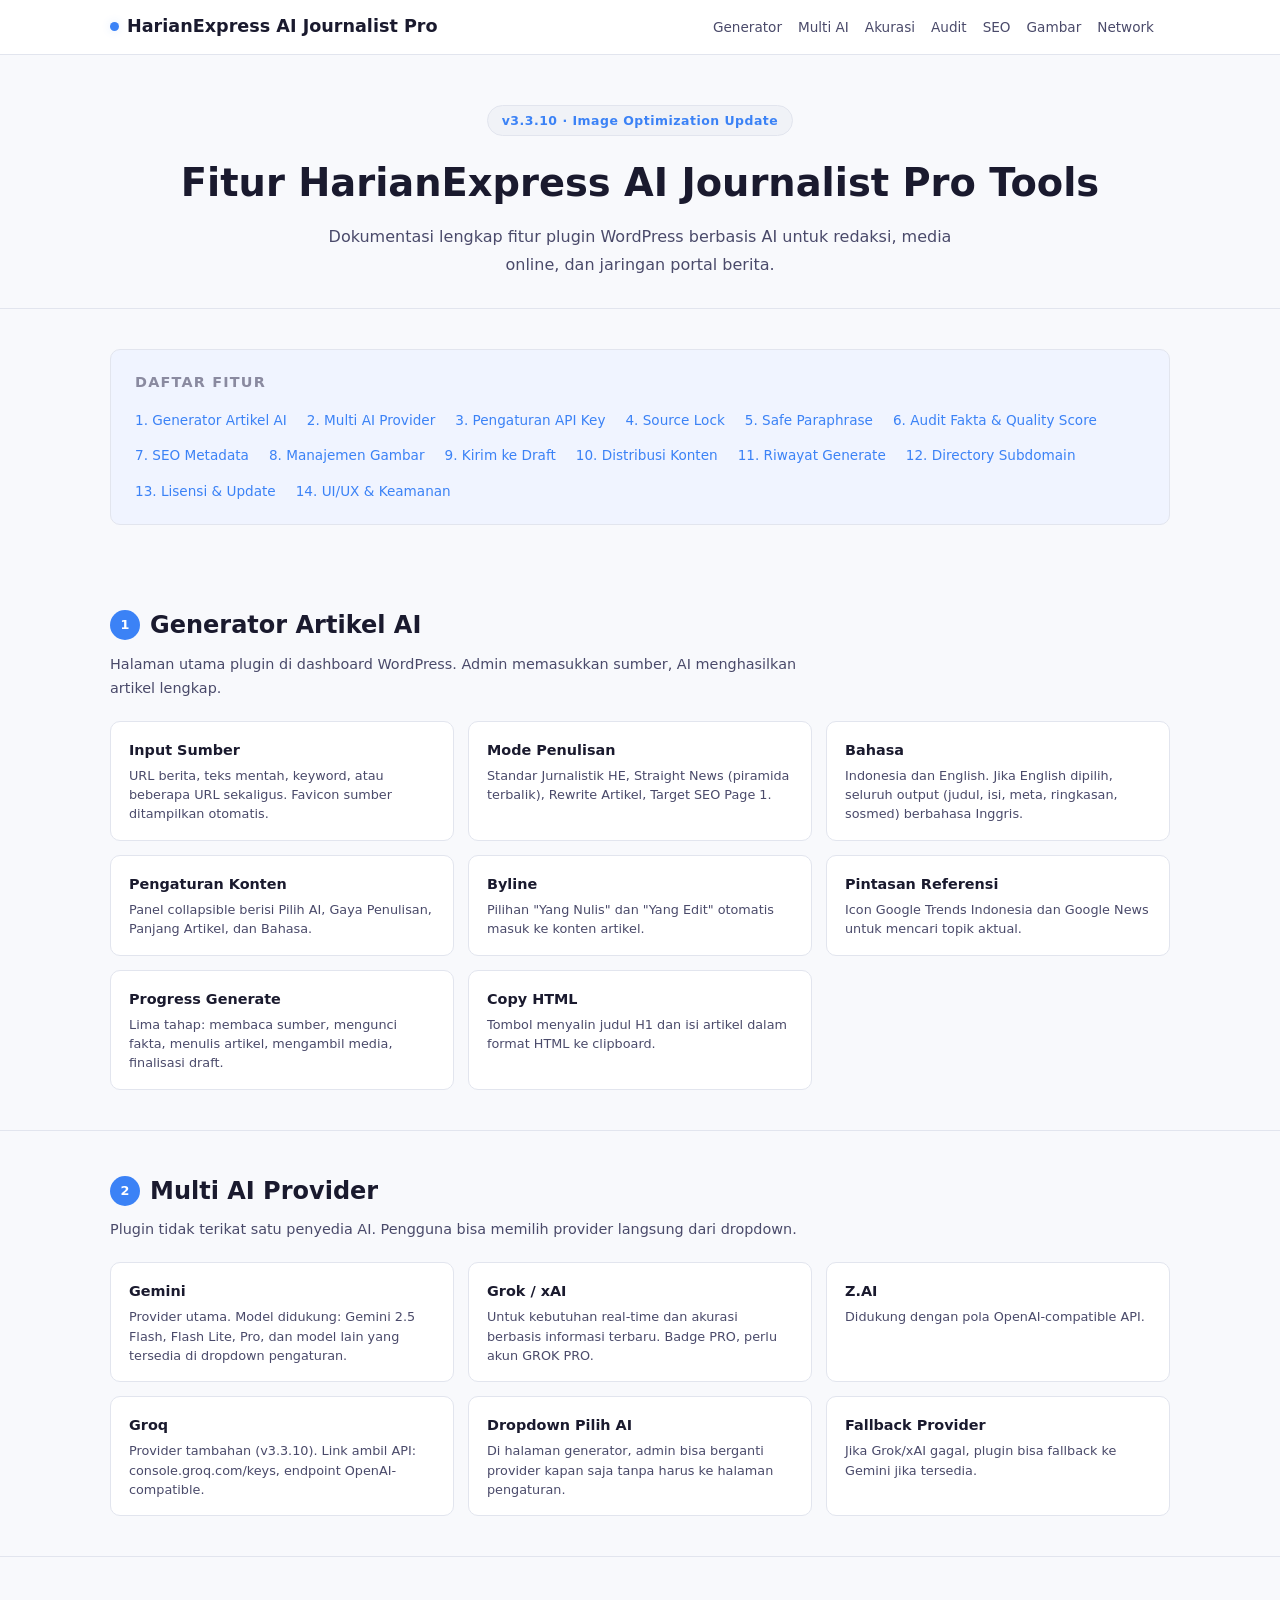
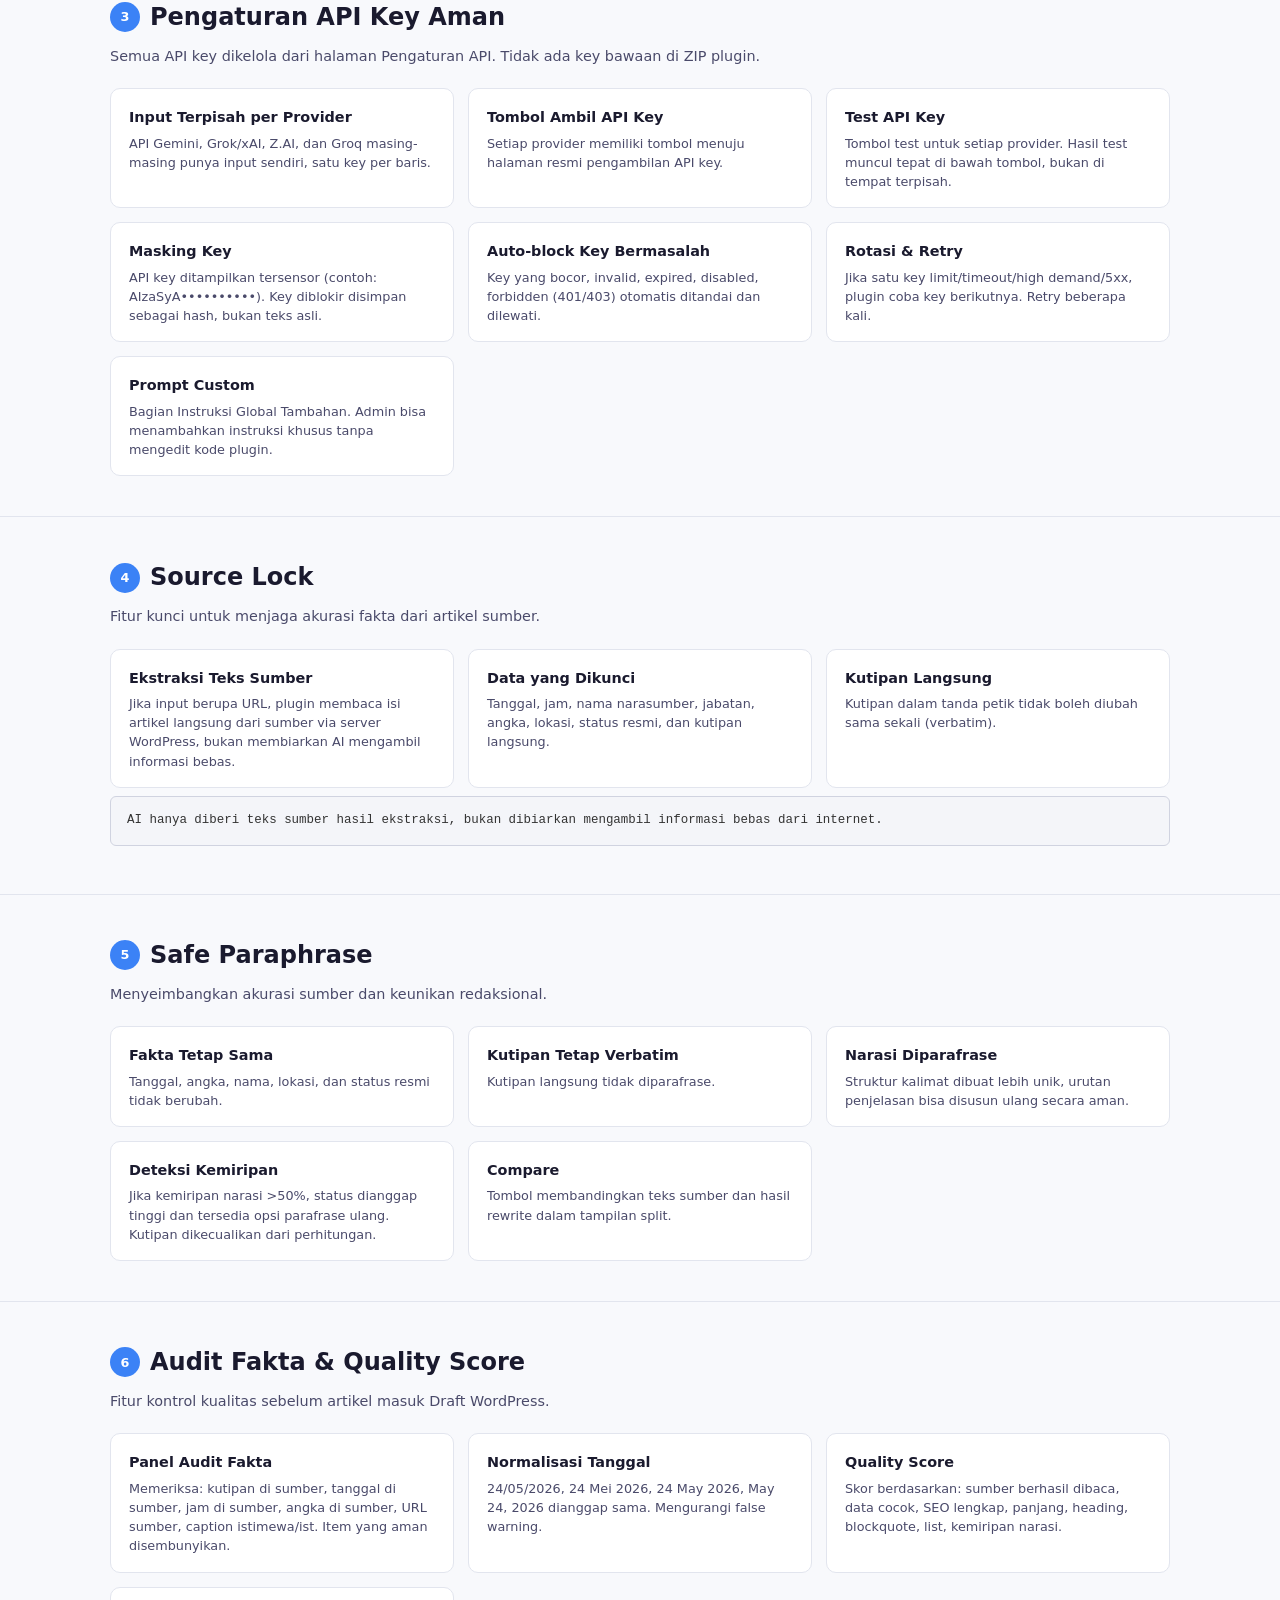
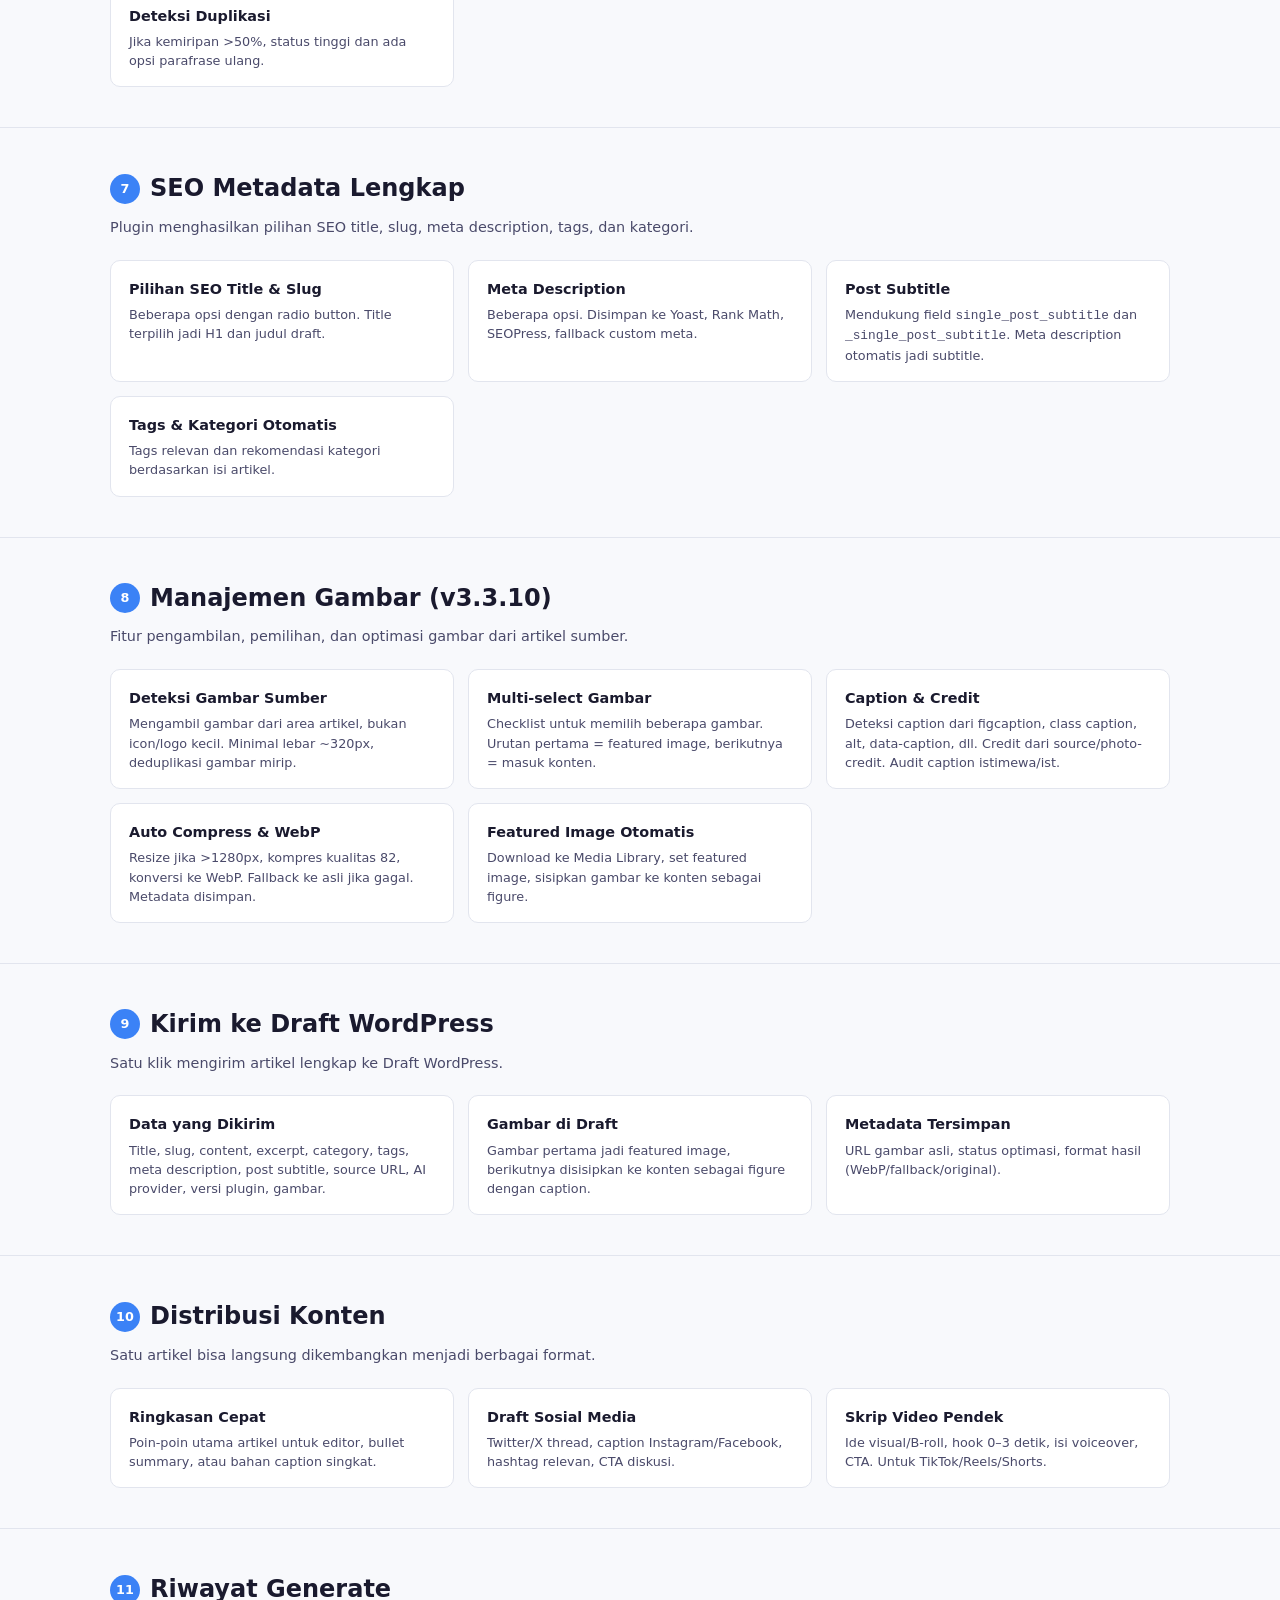
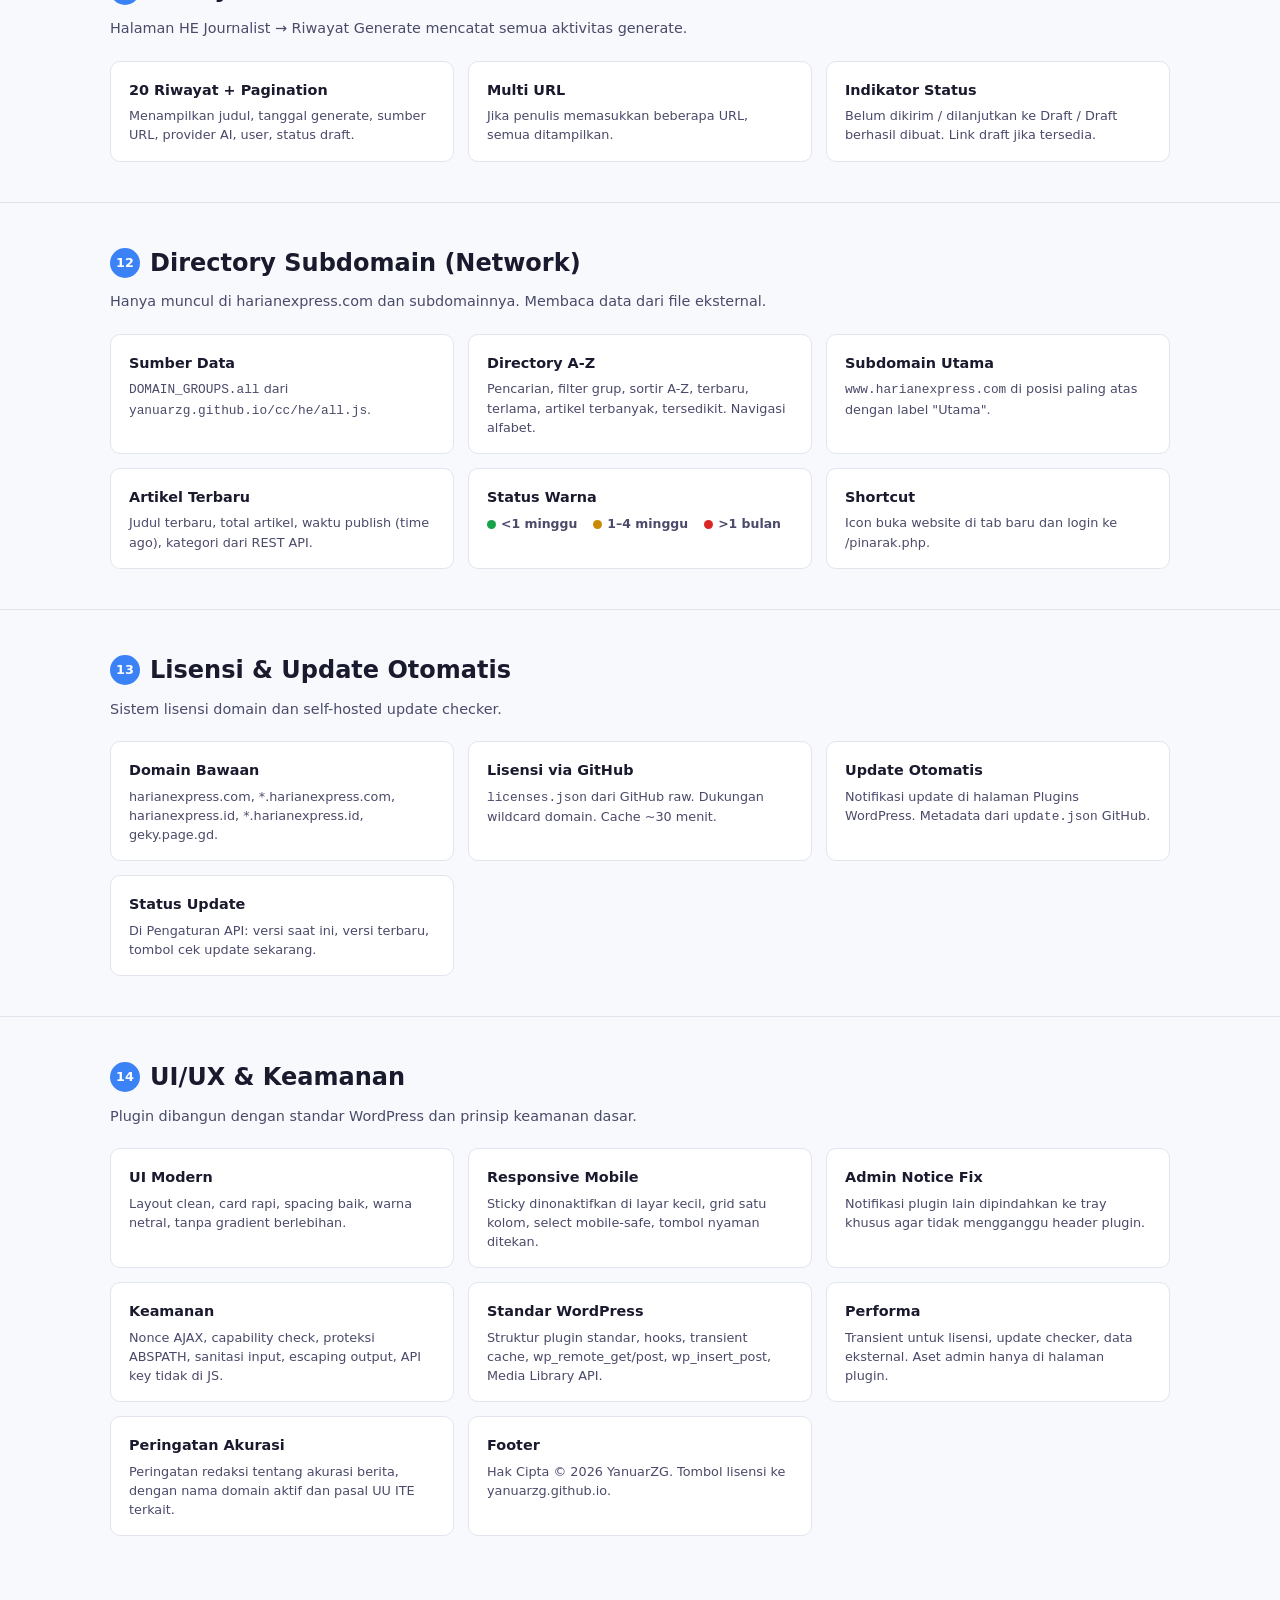
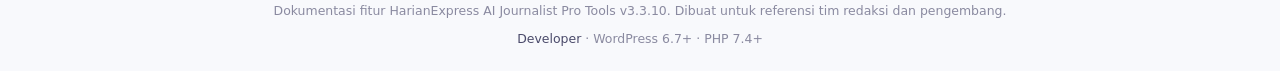
<file: he/pl/index.html>
<!DOCTYPE html>
<html lang="id" class="light">
<head>
    <meta charset="UTF-8">
    <meta name="viewport" content="width=device-width, initial-scale=1.0">
    <title>Fitur HarianExpress AI Journalist Pro Tools v3.3.10</title>
    <meta name="description" content="Dokumentasi fitur lengkap plugin WordPress AI untuk redaksi: generator artikel, audit fakta, multi AI, manajemen gambar, direktori subdomain, dan workflow draft.">
    <style>
        :root {
            --radius: 10px;
            --radius-sm: 6px;
            --transition: 0.2s ease;
            --font: 'Segoe UI', 'Inter', system-ui, -apple-system, sans-serif;
            --mono: 'JetBrains Mono', 'Fira Code', 'Consolas', monospace;
            --max-w: 1100px;
        }

        .light {
            --bg: #f8f9fc;
            --bg2: #ffffff;
            --bg3: #f0f2f7;
            --bg-card: #ffffff;
            --border: #e2e5ee;
            --text: #1a1a2e;
            --text2: #4a4a6a;
            --text3: #8a8aa0;
            --accent: #3b82f6;
            --accent2: #2563eb;
            --accent-glow: rgba(59, 130, 246, 0.15);
            --green: #16a34a;
            --yellow: #ca8a04;
            --red: #dc2626;
            --code-bg: #f4f5f9;
            --code-border: #d0d3e0;
            --code-text: #333;
            --toc-bg: #f0f4ff;
        }

        .dark {
            --bg: #0a0a0f;
            --bg2: #111119;
            --bg3: #16161f;
            --bg-card: #1a1a26;
            --border: #252536;
            --text: #e0e0e8;
            --text2: #a0a0b4;
            --text3: #707088;
            --accent: #3b82f6;
            --accent2: #2563eb;
            --accent-glow: rgba(59, 130, 246, 0.25);
            --green: #22c55e;
            --yellow: #eab308;
            --red: #ef4444;
            --code-bg: #0d0d16;
            --code-border: #252536;
            --code-text: #c0c0d0;
            --toc-bg: #131325;
        }

        * { margin: 0; padding: 0; box-sizing: border-box; }
        html { scroll-behavior: smooth; }
        body {
            font-family: var(--font);
            background: var(--bg);
            color: var(--text);
            line-height: 1.7;
            -webkit-font-smoothing: antialiased;
            transition: background 0.3s, color 0.3s;
        }

        ::-webkit-scrollbar { width: 5px; }
        ::-webkit-scrollbar-track { background: var(--bg); }
        ::-webkit-scrollbar-thumb { background: var(--border); border-radius: 3px; }

        .container { max-width: var(--max-w); margin: 0 auto; padding: 0 20px; }

        /* Icons */
        .icon {
            width: 1em; height: 1em; display: inline-block; vertical-align: -0.125em;
            fill: none; stroke: currentColor; stroke-width: 2; stroke-linecap: round;
            stroke-linejoin: round; flex-shrink: 0;
        }
        .icon-lg { width: 1.4em; height: 1.4em; }

        /* Navbar */
        .navbar {
            position: relative; top: 0; z-index: 100;
            background: var(--bg2); backdrop-filter: blur(12px); -webkit-backdrop-filter: blur(12px);
            border-bottom: 1px solid var(--border); padding: 12px 0;
        }
        .navbar .container { display: flex; align-items: center; justify-content: space-between; gap: 16px; flex-wrap: wrap; }
        .nav-logo {
            font-weight: 700; font-size: 1.1rem; color: var(--text); text-decoration: none;
            display: flex; align-items: center; gap: 8px;
        }
        .nav-logo .dot {
            width: 9px; height: 9px; border-radius: 50%; background: var(--accent);
            box-shadow: 0 0 10px var(--accent-glow); animation: pulse 2s infinite;
        }
        @keyframes pulse { 0%,100% { box-shadow: 0 0 6px var(--accent-glow); } 50% { box-shadow: 0 0 18px rgba(59,130,246,0.5); } }
        .nav-links { display: flex; gap: 16px; list-style: none; align-items: center; flex-wrap: wrap; }
        .nav-links a { color: var(--text2); text-decoration: none; font-size: 0.85rem; font-weight: 500; transition: var(--transition); }
        .nav-links a:hover { color: var(--accent); }
        .theme-toggle {
            background: none; border: 1px solid var(--border); color: var(--text2); border-radius: 50%;
            width: 34px; height: 34px; display: none; align-items: center; justify-content: center;
            cursor: pointer; transition: var(--transition); flex-shrink: 0;
        }
        .theme-toggle:hover { background: var(--bg3); color: var(--accent); }

        /* Header */
        .page-header {
            padding: 50px 0 30px; text-align: center; border-bottom: 1px solid var(--border); margin-bottom: 40px;
        }
        .page-header .version {
            display: inline-block; background: var(--bg3); border: 1px solid var(--border);
            padding: 4px 14px; border-radius: 16px; font-size: 0.78rem; color: var(--accent); font-weight: 600;
            letter-spacing: 0.5px; margin-bottom: 14px;
        }
        .page-header h1 { font-size: clamp(1.6rem, 3.5vw, 2.4rem); font-weight: 800; color: var(--text); margin-bottom: 8px; }
        .page-header .subtitle { color: var(--text2); font-size: 1rem; max-width: 650px; margin: 0 auto; }

        /* Table of Contents */
        .toc {
            background: var(--toc-bg); border: 1px solid var(--border); border-radius: var(--radius);
            padding: 20px 24px; margin-bottom: 40px;
        }
        .toc h3 { font-size: 0.9rem; text-transform: uppercase; letter-spacing: 1.2px; color: var(--text3); margin-bottom: 12px; }
        .toc ul { list-style: none; display: flex; flex-wrap: wrap; gap: 8px 20px; }
        .toc ul li a { color: var(--accent); text-decoration: none; font-size: 0.85rem; font-weight: 500; }
        .toc ul li a:hover { text-decoration: underline; }

        /* Section */
        .section { padding: 40px 0; border-bottom: 1px solid var(--border); }
        .section:last-of-type { border-bottom: none; }
        .section-title {
            font-size: 1.5rem; font-weight: 700; color: var(--text); margin-bottom: 6px;
            display: flex; align-items: center; gap: 10px;
        }
        .section-title .num {
            background: var(--accent); color: #fff; width: 30px; height: 30px; border-radius: 50%;
            display: inline-flex; align-items: center; justify-content: center; font-size: 0.8rem; font-weight: 700; flex-shrink: 0;
        }
        .section-desc { color: var(--text2); font-size: 0.9rem; margin-bottom: 20px; max-width: 700px; }

        /* Feature list */
        .feature-list { display: grid; grid-template-columns: repeat(auto-fill, minmax(300px, 1fr)); gap: 14px; }
        .feature-item {
            background: var(--bg-card); border: 1px solid var(--border); border-radius: var(--radius);
            padding: 16px 18px; transition: var(--transition);
        }
        .feature-item:hover { border-color: var(--accent); box-shadow: 0 4px 16px rgba(0,0,0,0.05); }
        .feature-item h4 { font-size: 0.9rem; font-weight: 700; color: var(--text); margin-bottom: 4px; }
        .feature-item p { font-size: 0.8rem; color: var(--text2); line-height: 1.5; }

        /* Code */
        .code-block {
            background: var(--code-bg); border: 1px solid var(--code-border); border-radius: var(--radius-sm);
            padding: 14px 16px; font-family: var(--mono); font-size: 0.78rem; color: var(--code-text);
            overflow-x: auto; white-space: pre-wrap; line-height: 1.6; margin: 8px 0;
        }

        /* Status dots */
        .status-demo { display: flex; gap: 16px; flex-wrap: wrap; margin-top: 6px; }
        .status-demo span { display: inline-flex; align-items: center; gap: 5px; font-size: 0.78rem; font-weight: 600; }
        .dot-green { width: 9px; height: 9px; border-radius: 50%; background: var(--green); display: inline-block; }
        .dot-yellow { width: 9px; height: 9px; border-radius: 50%; background: var(--yellow); display: inline-block; }
        .dot-red { width: 9px; height: 9px; border-radius: 50%; background: var(--red); display: inline-block; }

        /* Footer */
        .footer { padding: 24px 0; text-align: center; color: var(--text3); font-size: 0.78rem; }
        .footer a { color: var(--text2); text-decoration: none; }
        .footer a:hover { color: var(--accent); }

        @media (max-width: 640px) {
            .feature-list { grid-template-columns: 1fr; }
            .navbar .container { flex-direction: column; gap: 6px; }
            .nav-links { gap: 10px; font-size: 0.75rem; }
        }
    </style>
</head>
<body class="light">

    <!-- ========== SVG SPRITE ========== -->
    <svg style="display:none;" xmlns="http://www.w3.org/2000/svg">
        <symbol id="ic-cpu" viewBox="0 0 24 24"><rect x="4" y="4" width="16" height="16" rx="2"/><rect x="9" y="9" width="6" height="6"/><line x1="9" y1="1" x2="9" y2="4"/><line x1="15" y1="1" x2="15" y2="4"/><line x1="9" y1="20" x2="9" y2="23"/><line x1="15" y1="20" x2="15" y2="23"/><line x1="20" y1="9" x2="23" y2="9"/><line x1="20" y1="14" x2="23" y2="14"/><line x1="1" y1="9" x2="4" y2="9"/><line x1="1" y1="14" x2="4" y2="14"/></symbol>
        <symbol id="ic-pen" viewBox="0 0 24 24"><path d="M17 3a2.828 2.828 0 1 1 4 4L7.5 20.5 2 22l1.5-5.5L17 3z"/></symbol>
        <symbol id="ic-lock" viewBox="0 0 24 24"><rect x="3" y="11" width="18" height="11" rx="2"/><path d="M7 11V7a5 5 0 0 1 10 0v4"/></symbol>
        <symbol id="ic-shield" viewBox="0 0 24 24"><path d="M12 22s8-4 8-10V5l-8-3-8 3v7c0 6 8 10 8 10z"/><path d="M9 12l2 2 4-4"/></symbol>
        <symbol id="ic-clip" viewBox="0 0 24 24"><rect x="8" y="2" width="8" height="4" rx="1"/><path d="M16 4h2a2 2 0 0 1 2 2v14a2 2 0 0 1-2 2H6a2 2 0 0 1-2-2V6a2 2 0 0 1 2-2h2"/></symbol>
        <symbol id="ic-send" viewBox="0 0 24 24"><line x1="22" y1="2" x2="11" y2="13"/><polygon points="22 2 15 22 11 13 2 9 22 2"/></symbol>
        <symbol id="ic-img" viewBox="0 0 24 24"><rect x="3" y="3" width="18" height="18" rx="2"/><circle cx="8.5" cy="8.5" r="1.5" fill="currentColor" stroke="none"/><polyline points="21 15 16 10 5 21"/></symbol>
        <symbol id="ic-bird" viewBox="0 0 24 24"><path d="M23 1s-4 1-8 3C12 2 9 4 5 6 2 8 1 12 1 12s2 1 5 2c-1 3-2 5-1 7 3-2 6-4 10-6 3-1 6-2 8-3l-3-5 3-6z"/></symbol>
        <symbol id="ic-film" viewBox="0 0 24 24"><path d="M4 11v8a2 2 0 0 0 2 2h12a2 2 0 0 0 2-2v-8"/><path d="M4 6l16-3v8H4z"/><line x1="8" y1="3" x2="8" y2="6"/><line x1="12" y1="3" x2="12" y2="6"/><line x1="16" y1="3" x2="16" y2="6"/></symbol>
        <symbol id="ic-refresh" viewBox="0 0 24 24"><polyline points="23 4 23 10 17 10"/><polyline points="1 20 1 14 7 14"/><path d="M3.51 9a9 9 0 0 1 14.85-3.36L23 10M1 14l4.64 4.36A9 9 0 0 0 20.49 15"/></symbol>
        <symbol id="ic-folder" viewBox="0 0 24 24"><path d="M22 19a2 2 0 0 1-2 2H4a2 2 0 0 1-2-2V5a2 2 0 0 1 2-2h5l2 3h9a2 2 0 0 1 2 2z"/></symbol>
        <symbol id="ic-link" viewBox="0 0 24 24"><path d="M10 13a5 5 0 0 0 7.54.54l3-3a5 5 0 0 0-7.07-7.07l-1.72 1.71"/><path d="M14 11a5 5 0 0 0-7.54-.54l-3 3a5 5 0 0 0 7.07 7.07l1.71-1.71"/></symbol>
        <symbol id="ic-news" viewBox="0 0 24 24"><path d="M4 11v8a2 2 0 0 0 2 2h12a2 2 0 0 0 2-2v-8"/><rect x="4" y="3" width="16" height="8" rx="1"/><line x1="8" y1="5" x2="12" y2="5"/><line x1="8" y1="8" x2="12" y2="8"/><line x1="8" y1="15" x2="16" y2="15"/><line x1="8" y1="18" x2="16" y2="18"/></symbol>
        <symbol id="ic-check" viewBox="0 0 24 24"><polyline points="20 6 9 17 4 12"/></symbol>
        <symbol id="ic-save" viewBox="0 0 24 24"><path d="M19 21H5a2 2 0 0 1-2-2V5a2 2 0 0 1 2-2h11l5 5v11a2 2 0 0 1-2 2z"/><polyline points="17 21 17 13 7 13 7 21"/><polyline points="7 3 7 8 15 8"/></symbol>
        <symbol id="ic-search" viewBox="0 0 24 24"><circle cx="11" cy="11" r="8"/><line x1="21" y1="21" x2="16.65" y2="16.65"/></symbol>
        <symbol id="ic-chart" viewBox="0 0 24 24"><line x1="12" y1="20" x2="12" y2="10"/><line x1="18" y1="20" x2="18" y2="4"/><line x1="6" y1="20" x2="6" y2="16"/></symbol>
        <symbol id="ic-camera" viewBox="0 0 24 24"><path d="M23 19a2 2 0 0 1-2 2H3a2 2 0 0 1-2-2V8a2 2 0 0 1 2-2h4l2-3h6l2 3h4a2 2 0 0 1 2 2z"/><circle cx="12" cy="13" r="4"/></symbol>
        <symbol id="ic-history" viewBox="0 0 24 24"><circle cx="12" cy="12" r="10"/><polyline points="12 6 12 12 16 14"/></symbol>
        <symbol id="ic-smartphone" viewBox="0 0 24 24"><rect x="5" y="2" width="14" height="20" rx="2"/><line x1="12" y1="18" x2="12.01" y2="18"/></symbol>
        <symbol id="ic-download" viewBox="0 0 24 24"><path d="M21 15v4a2 2 0 0 1-2 2H5a2 2 0 0 1-2-2v-4"/><polyline points="7 10 12 15 17 10"/><line x1="12" y1="15" x2="12" y2="3"/></symbol>
        <symbol id="ic-sun" viewBox="0 0 24 24"><circle cx="12" cy="12" r="5"/><line x1="12" y1="1" x2="12" y2="3"/><line x1="12" y1="21" x2="12" y2="23"/><line x1="4.22" y1="4.22" x2="5.64" y2="5.64"/><line x1="18.36" y1="18.36" x2="19.78" y2="19.78"/><line x1="1" y1="12" x2="3" y2="12"/><line x1="21" y1="12" x2="23" y2="12"/><line x1="4.22" y1="19.78" x2="5.64" y2="18.36"/><line x1="18.36" y1="5.64" x2="19.78" y2="4.22"/></symbol>
        <symbol id="ic-moon" viewBox="0 0 24 24"><path d="M21 12.79A9 9 0 1 1 11.21 3 7 7 0 0 0 21 12.79z"/></symbol>
    </svg>

    <!-- ========== NAVBAR ========== -->
    <nav class="navbar">
        <div class="container">
            <a href="#" class="nav-logo"><span class="dot"></span> HarianExpress AI Journalist Pro</a>
            <ul class="nav-links">
                <li><a href="#generator">Generator</a></li>
                <li><a href="#multi-ai">Multi AI</a></li>
                <li><a href="#akurasi">Akurasi</a></li>
                <li><a href="#audit">Audit</a></li>
                <li><a href="#seo">SEO</a></li>
                <li><a href="#gambar">Gambar</a></li>
                <li><a href="#network">Network</a></li>
                <li><button id="themeToggle" class="theme-toggle" aria-label="Ubah tema"><svg id="themeIcon" class="icon"><use href="#ic-moon"/></svg></button></li>
            </ul>
        </div>
    </nav>

    <!-- ========== HEADER ========== -->
    <header class="page-header">
        <div class="container">
            <span class="version">v3.3.10 · Image Optimization Update</span>
            <h1>Fitur HarianExpress AI Journalist Pro Tools</h1>
            <p class="subtitle">Dokumentasi lengkap fitur plugin WordPress berbasis AI untuk redaksi, media online, dan jaringan portal berita.</p>
        </div>
    </header>

    <!-- ========== TABLE OF CONTENTS ========== -->
    <div class="container">
        <nav class="toc">
            <h3>Daftar Fitur</h3>
            <ul>
                <li><a href="#generator">1. Generator Artikel AI</a></li>
                <li><a href="#multi-ai">2. Multi AI Provider</a></li>
                <li><a href="#api">3. Pengaturan API Key</a></li>
                <li><a href="#source-lock">4. Source Lock</a></li>
                <li><a href="#safe-para">5. Safe Paraphrase</a></li>
                <li><a href="#audit">6. Audit Fakta & Quality Score</a></li>
                <li><a href="#seo">7. SEO Metadata</a></li>
                <li><a href="#gambar">8. Manajemen Gambar</a></li>
                <li><a href="#draft">9. Kirim ke Draft</a></li>
                <li><a href="#distribusi">10. Distribusi Konten</a></li>
                <li><a href="#riwayat">11. Riwayat Generate</a></li>
                <li><a href="#network">12. Directory Subdomain</a></li>
                <li><a href="#lisensi">13. Lisensi & Update</a></li>
                <li><a href="#ui">14. UI/UX & Keamanan</a></li>
            </ul>
        </nav>
    </div>

    <!-- ========== 1. GENERATOR ARTIKEL ========== -->
    <section class="section" id="generator">
        <div class="container">
            <div class="section-title"><span class="num">1</span> Generator Artikel AI</div>
            <p class="section-desc">Halaman utama plugin di dashboard WordPress. Admin memasukkan sumber, AI menghasilkan artikel lengkap.</p>
            <div class="feature-list">
                <div class="feature-item"><h4>Input Sumber</h4><p>URL berita, teks mentah, keyword, atau beberapa URL sekaligus. Favicon sumber ditampilkan otomatis.</p></div>
                <div class="feature-item"><h4>Mode Penulisan</h4><p>Standar Jurnalistik HE, Straight News (piramida terbalik), Rewrite Artikel, Target SEO Page 1.</p></div>
                <div class="feature-item"><h4>Bahasa</h4><p>Indonesia dan English. Jika English dipilih, seluruh output (judul, isi, meta, ringkasan, sosmed) berbahasa Inggris.</p></div>
                <div class="feature-item"><h4>Pengaturan Konten</h4><p>Panel collapsible berisi Pilih AI, Gaya Penulisan, Panjang Artikel, dan Bahasa.</p></div>
                <div class="feature-item"><h4>Byline</h4><p>Pilihan "Yang Nulis" dan "Yang Edit" otomatis masuk ke konten artikel.</p></div>
                <div class="feature-item"><h4>Pintasan Referensi</h4><p>Icon Google Trends Indonesia dan Google News untuk mencari topik aktual.</p></div>
                <div class="feature-item"><h4>Progress Generate</h4><p>Lima tahap: membaca sumber, mengunci fakta, menulis artikel, mengambil media, finalisasi draft.</p></div>
                <div class="feature-item"><h4>Copy HTML</h4><p>Tombol menyalin judul H1 dan isi artikel dalam format HTML ke clipboard.</p></div>
            </div>
        </div>
    </section>

    <!-- ========== 2. MULTI AI PROVIDER ========== -->
    <section class="section" id="multi-ai">
        <div class="container">
            <div class="section-title"><span class="num">2</span> Multi AI Provider</div>
            <p class="section-desc">Plugin tidak terikat satu penyedia AI. Pengguna bisa memilih provider langsung dari dropdown.</p>
            <div class="feature-list">
                <div class="feature-item"><h4>Gemini</h4><p>Provider utama. Model didukung: Gemini 2.5 Flash, Flash Lite, Pro, dan model lain yang tersedia di dropdown pengaturan.</p></div>
                <div class="feature-item"><h4>Grok / xAI</h4><p>Untuk kebutuhan real-time dan akurasi berbasis informasi terbaru. Badge PRO, perlu akun GROK PRO.</p></div>
                <div class="feature-item"><h4>Z.AI</h4><p>Didukung dengan pola OpenAI-compatible API.</p></div>
                <div class="feature-item"><h4>Groq</h4><p>Provider tambahan (v3.3.10). Link ambil API: console.groq.com/keys, endpoint OpenAI-compatible.</p></div>
                <div class="feature-item"><h4>Dropdown Pilih AI</h4><p>Di halaman generator, admin bisa berganti provider kapan saja tanpa harus ke halaman pengaturan.</p></div>
                <div class="feature-item"><h4>Fallback Provider</h4><p>Jika Grok/xAI gagal, plugin bisa fallback ke Gemini jika tersedia.</p></div>
            </div>
        </div>
    </section>

    <!-- ========== 3. PENGATURAN API KEY ========== -->
    <section class="section" id="api">
        <div class="container">
            <div class="section-title"><span class="num">3</span> Pengaturan API Key Aman</div>
            <p class="section-desc">Semua API key dikelola dari halaman Pengaturan API. Tidak ada key bawaan di ZIP plugin.</p>
            <div class="feature-list">
                <div class="feature-item"><h4>Input Terpisah per Provider</h4><p>API Gemini, Grok/xAI, Z.AI, dan Groq masing-masing punya input sendiri, satu key per baris.</p></div>
                <div class="feature-item"><h4>Tombol Ambil API Key</h4><p>Setiap provider memiliki tombol menuju halaman resmi pengambilan API key.</p></div>
                <div class="feature-item"><h4>Test API Key</h4><p>Tombol test untuk setiap provider. Hasil test muncul tepat di bawah tombol, bukan di tempat terpisah.</p></div>
                <div class="feature-item"><h4>Masking Key</h4><p>API key ditampilkan tersensor (contoh: AIzaSyA••••••••••). Key diblokir disimpan sebagai hash, bukan teks asli.</p></div>
                <div class="feature-item"><h4>Auto-block Key Bermasalah</h4><p>Key yang bocor, invalid, expired, disabled, forbidden (401/403) otomatis ditandai dan dilewati.</p></div>
                <div class="feature-item"><h4>Rotasi & Retry</h4><p>Jika satu key limit/timeout/high demand/5xx, plugin coba key berikutnya. Retry beberapa kali.</p></div>
                <div class="feature-item"><h4>Prompt Custom</h4><p>Bagian Instruksi Global Tambahan. Admin bisa menambahkan instruksi khusus tanpa mengedit kode plugin.</p></div>
            </div>
        </div>
    </section>

    <!-- ========== 4. SOURCE LOCK ========== -->
    <section class="section" id="source-lock">
        <div class="container">
            <div class="section-title"><span class="num">4</span> Source Lock</div>
            <p class="section-desc">Fitur kunci untuk menjaga akurasi fakta dari artikel sumber.</p>
            <div class="feature-list">
                <div class="feature-item"><h4>Ekstraksi Teks Sumber</h4><p>Jika input berupa URL, plugin membaca isi artikel langsung dari sumber via server WordPress, bukan membiarkan AI mengambil informasi bebas.</p></div>
                <div class="feature-item"><h4>Data yang Dikunci</h4><p>Tanggal, jam, nama narasumber, jabatan, angka, lokasi, status resmi, dan kutipan langsung.</p></div>
                <div class="feature-item"><h4>Kutipan Langsung</h4><p>Kutipan dalam tanda petik tidak boleh diubah sama sekali (verbatim).</p></div>
            </div>
            <div class="code-block">AI hanya diberi teks sumber hasil ekstraksi, bukan dibiarkan mengambil informasi bebas dari internet.</div>
        </div>
    </section>

    <!-- ========== 5. SAFE PARAPHRASE ========== -->
    <section class="section" id="safe-para">
        <div class="container">
            <div class="section-title"><span class="num">5</span> Safe Paraphrase</div>
            <p class="section-desc">Menyeimbangkan akurasi sumber dan keunikan redaksional.</p>
            <div class="feature-list">
                <div class="feature-item"><h4>Fakta Tetap Sama</h4><p>Tanggal, angka, nama, lokasi, dan status resmi tidak berubah.</p></div>
                <div class="feature-item"><h4>Kutipan Tetap Verbatim</h4><p>Kutipan langsung tidak diparafrase.</p></div>
                <div class="feature-item"><h4>Narasi Diparafrase</h4><p>Struktur kalimat dibuat lebih unik, urutan penjelasan bisa disusun ulang secara aman.</p></div>
                <div class="feature-item"><h4>Deteksi Kemiripan</h4><p>Jika kemiripan narasi >50%, status dianggap tinggi dan tersedia opsi parafrase ulang. Kutipan dikecualikan dari perhitungan.</p></div>
                <div class="feature-item"><h4>Compare</h4><p>Tombol membandingkan teks sumber dan hasil rewrite dalam tampilan split.</p></div>
            </div>
        </div>
    </section>

    <!-- ========== 6. AUDIT FAKTA & QUALITY SCORE ========== -->
    <section class="section" id="audit">
        <div class="container">
            <div class="section-title"><span class="num">6</span> Audit Fakta & Quality Score</div>
            <p class="section-desc">Fitur kontrol kualitas sebelum artikel masuk Draft WordPress.</p>
            <div class="feature-list">
                <div class="feature-item"><h4>Panel Audit Fakta</h4><p>Memeriksa: kutipan di sumber, tanggal di sumber, jam di sumber, angka di sumber, URL sumber, caption istimewa/ist. Item yang aman disembunyikan.</p></div>
                <div class="feature-item"><h4>Normalisasi Tanggal</h4><p>24/05/2026, 24 Mei 2026, 24 May 2026, May 24, 2026 dianggap sama. Mengurangi false warning.</p></div>
                <div class="feature-item"><h4>Quality Score</h4><p>Skor berdasarkan: sumber berhasil dibaca, data cocok, SEO lengkap, panjang, heading, blockquote, list, kemiripan narasi.</p></div>
                <div class="feature-item"><h4>Deteksi Duplikasi</h4><p>Jika kemiripan >50%, status tinggi dan ada opsi parafrase ulang.</p></div>
            </div>
        </div>
    </section>

    <!-- ========== 7. SEO METADATA ========== -->
    <section class="section" id="seo">
        <div class="container">
            <div class="section-title"><span class="num">7</span> SEO Metadata Lengkap</div>
            <p class="section-desc">Plugin menghasilkan pilihan SEO title, slug, meta description, tags, dan kategori.</p>
            <div class="feature-list">
                <div class="feature-item"><h4>Pilihan SEO Title & Slug</h4><p>Beberapa opsi dengan radio button. Title terpilih jadi H1 dan judul draft.</p></div>
                <div class="feature-item"><h4>Meta Description</h4><p>Beberapa opsi. Disimpan ke Yoast, Rank Math, SEOPress, fallback custom meta.</p></div>
                <div class="feature-item"><h4>Post Subtitle</h4><p>Mendukung field <code>single_post_subtitle</code> dan <code>_single_post_subtitle</code>. Meta description otomatis jadi subtitle.</p></div>
                <div class="feature-item"><h4>Tags & Kategori Otomatis</h4><p>Tags relevan dan rekomendasi kategori berdasarkan isi artikel.</p></div>
            </div>
        </div>
    </section>

    <!-- ========== 8. MANAJEMEN GAMBAR ========== -->
    <section class="section" id="gambar">
        <div class="container">
            <div class="section-title"><span class="num">8</span> Manajemen Gambar (v3.3.10)</div>
            <p class="section-desc">Fitur pengambilan, pemilihan, dan optimasi gambar dari artikel sumber.</p>
            <div class="feature-list">
                <div class="feature-item"><h4>Deteksi Gambar Sumber</h4><p>Mengambil gambar dari area artikel, bukan icon/logo kecil. Minimal lebar ~320px, deduplikasi gambar mirip.</p></div>
                <div class="feature-item"><h4>Multi-select Gambar</h4><p>Checklist untuk memilih beberapa gambar. Urutan pertama = featured image, berikutnya = masuk konten.</p></div>
                <div class="feature-item"><h4>Caption & Credit</h4><p>Deteksi caption dari figcaption, class caption, alt, data-caption, dll. Credit dari source/photo-credit. Audit caption istimewa/ist.</p></div>
                <div class="feature-item"><h4>Auto Compress & WebP</h4><p>Resize jika >1280px, kompres kualitas 82, konversi ke WebP. Fallback ke asli jika gagal. Metadata disimpan.</p></div>
                <div class="feature-item"><h4>Featured Image Otomatis</h4><p>Download ke Media Library, set featured image, sisipkan gambar ke konten sebagai figure.</p></div>
            </div>
        </div>
    </section>

    <!-- ========== 9. KIRIM KE DRAFT ========== -->
    <section class="section" id="draft">
        <div class="container">
            <div class="section-title"><span class="num">9</span> Kirim ke Draft WordPress</div>
            <p class="section-desc">Satu klik mengirim artikel lengkap ke Draft WordPress.</p>
            <div class="feature-list">
                <div class="feature-item"><h4>Data yang Dikirim</h4><p>Title, slug, content, excerpt, category, tags, meta description, post subtitle, source URL, AI provider, versi plugin, gambar.</p></div>
                <div class="feature-item"><h4>Gambar di Draft</h4><p>Gambar pertama jadi featured image, berikutnya disisipkan ke konten sebagai figure dengan caption.</p></div>
                <div class="feature-item"><h4>Metadata Tersimpan</h4><p>URL gambar asli, status optimasi, format hasil (WebP/fallback/original).</p></div>
            </div>
        </div>
    </section>

    <!-- ========== 10. DISTRIBUSI KONTEN ========== -->
    <section class="section" id="distribusi">
        <div class="container">
            <div class="section-title"><span class="num">10</span> Distribusi Konten</div>
            <p class="section-desc">Satu artikel bisa langsung dikembangkan menjadi berbagai format.</p>
            <div class="feature-list">
                <div class="feature-item"><h4>Ringkasan Cepat</h4><p>Poin-poin utama artikel untuk editor, bullet summary, atau bahan caption singkat.</p></div>
                <div class="feature-item"><h4>Draft Sosial Media</h4><p>Twitter/X thread, caption Instagram/Facebook, hashtag relevan, CTA diskusi.</p></div>
                <div class="feature-item"><h4>Skrip Video Pendek</h4><p>Ide visual/B-roll, hook 0–3 detik, isi voiceover, CTA. Untuk TikTok/Reels/Shorts.</p></div>
            </div>
        </div>
    </section>

    <!-- ========== 11. RIWAYAT GENERATE ========== -->
    <section class="section" id="riwayat">
        <div class="container">
            <div class="section-title"><span class="num">11</span> Riwayat Generate</div>
            <p class="section-desc">Halaman HE Journalist → Riwayat Generate mencatat semua aktivitas generate.</p>
            <div class="feature-list">
                <div class="feature-item"><h4>20 Riwayat + Pagination</h4><p>Menampilkan judul, tanggal generate, sumber URL, provider AI, user, status draft.</p></div>
                <div class="feature-item"><h4>Multi URL</h4><p>Jika penulis memasukkan beberapa URL, semua ditampilkan.</p></div>
                <div class="feature-item"><h4>Indikator Status</h4><p>Belum dikirim / dilanjutkan ke Draft / Draft berhasil dibuat. Link draft jika tersedia.</p></div>
            </div>
        </div>
    </section>

    <!-- ========== 12. DIRECTORY SUBDOMAIN ========== -->
    <section class="section" id="network">
        <div class="container">
            <div class="section-title"><span class="num">12</span> Directory Subdomain (Network)</div>
            <p class="section-desc">Hanya muncul di harianexpress.com dan subdomainnya. Membaca data dari file eksternal.</p>
            <div class="feature-list">
                <div class="feature-item"><h4>Sumber Data</h4><p><code>DOMAIN_GROUPS.all</code> dari <code>yanuarzg.github.io/cc/he/all.js</code>.</p></div>
                <div class="feature-item"><h4>Directory A-Z</h4><p>Pencarian, filter grup, sortir A-Z, terbaru, terlama, artikel terbanyak, tersedikit. Navigasi alfabet.</p></div>
                <div class="feature-item"><h4>Subdomain Utama</h4><p><code>www.harianexpress.com</code> di posisi paling atas dengan label "Utama".</p></div>
                <div class="feature-item"><h4>Artikel Terbaru</h4><p>Judul terbaru, total artikel, waktu publish (time ago), kategori dari REST API.</p></div>
                <div class="feature-item"><h4>Status Warna</h4><p><span class="status-demo"><span><span class="dot-green"></span> <1 minggu</span> <span><span class="dot-yellow"></span> 1–4 minggu</span> <span><span class="dot-red"></span> >1 bulan</span></span></p></div>
                <div class="feature-item"><h4>Shortcut</h4><p>Icon buka website di tab baru dan login ke /pinarak.php.</p></div>
            </div>
        </div>
    </section>

    <!-- ========== 13. LISENSI & UPDATE ========== -->
    <section class="section" id="lisensi">
        <div class="container">
            <div class="section-title"><span class="num">13</span> Lisensi & Update Otomatis</div>
            <p class="section-desc">Sistem lisensi domain dan self-hosted update checker.</p>
            <div class="feature-list">
                <div class="feature-item"><h4>Domain Bawaan</h4><p>harianexpress.com, *.harianexpress.com, harianexpress.id, *.harianexpress.id, geky.page.gd.</p></div>
                <div class="feature-item"><h4>Lisensi via GitHub</h4><p><code>licenses.json</code> dari GitHub raw. Dukungan wildcard domain. Cache ~30 menit.</p></div>
                <div class="feature-item"><h4>Update Otomatis</h4><p>Notifikasi update di halaman Plugins WordPress. Metadata dari <code>update.json</code> GitHub.</p></div>
                <div class="feature-item"><h4>Status Update</h4><p>Di Pengaturan API: versi saat ini, versi terbaru, tombol cek update sekarang.</p></div>
            </div>
        </div>
    </section>

    <!-- ========== 14. UI/UX & KEAMANAN ========== -->
    <section class="section" id="ui">
        <div class="container">
            <div class="section-title"><span class="num">14</span> UI/UX & Keamanan</div>
            <p class="section-desc">Plugin dibangun dengan standar WordPress dan prinsip keamanan dasar.</p>
            <div class="feature-list">
                <div class="feature-item"><h4>UI Modern</h4><p>Layout clean, card rapi, spacing baik, warna netral, tanpa gradient berlebihan.</p></div>
                <div class="feature-item"><h4>Responsive Mobile</h4><p>Sticky dinonaktifkan di layar kecil, grid satu kolom, select mobile-safe, tombol nyaman ditekan.</p></div>
                <div class="feature-item"><h4>Admin Notice Fix</h4><p>Notifikasi plugin lain dipindahkan ke tray khusus agar tidak mengganggu header plugin.</p></div>
                <div class="feature-item"><h4>Keamanan</h4><p>Nonce AJAX, capability check, proteksi ABSPATH, sanitasi input, escaping output, API key tidak di JS.</p></div>
                <div class="feature-item"><h4>Standar WordPress</h4><p>Struktur plugin standar, hooks, transient cache, wp_remote_get/post, wp_insert_post, Media Library API.</p></div>
                <div class="feature-item"><h4>Performa</h4><p>Transient untuk lisensi, update checker, data eksternal. Aset admin hanya di halaman plugin.</p></div>
                <div class="feature-item"><h4>Peringatan Akurasi</h4><p>Peringatan redaksi tentang akurasi berita, dengan nama domain aktif dan pasal UU ITE terkait.</p></div>
                <div class="feature-item"><h4>Footer</h4><p>Hak Cipta © 2026 YanuarZG. Tombol lisensi ke yanuarzg.github.io.</p></div>
            </div>
        </div>
    </section>

    <footer class="footer">
        <div class="container">
            <p>Dokumentasi fitur HarianExpress AI Journalist Pro Tools v3.3.10. Dibuat untuk referensi tim redaksi dan pengembang.</p>
            <p style="margin-top:6px;"><a href="https://yanuarzg.github.io/" target="_blank">Developer</a> · WordPress 6.7+ · PHP 7.4+</p>
        </div>
    </footer>

    <script>
        const html = document.documentElement;
        const themeToggle = document.getElementById('themeToggle');
        const themeIcon = document.getElementById('themeIcon');

        html.classList.add('light'); html.classList.remove('dark');
        themeIcon.innerHTML = '<use href="#ic-moon"/>';

        themeToggle.addEventListener('click', () => {
            if (html.classList.contains('light')) {
                html.classList.remove('light'); html.classList.add('dark');
                themeIcon.innerHTML = '<use href="#ic-sun"/>';
            } else {
                html.classList.remove('dark'); html.classList.add('light');
                themeIcon.innerHTML = '<use href="#ic-moon"/>';
            }
        });

        document.querySelectorAll('a[href^="#"]').forEach(anchor => {
            anchor.addEventListener('click', function(e) {
                const target = document.querySelector(this.getAttribute('href'));
                if (target) { e.preventDefault(); target.scrollIntoView({ behavior: 'smooth', block: 'start' }); }
            });
        });
    </script>
</body>
</html>
</file>
